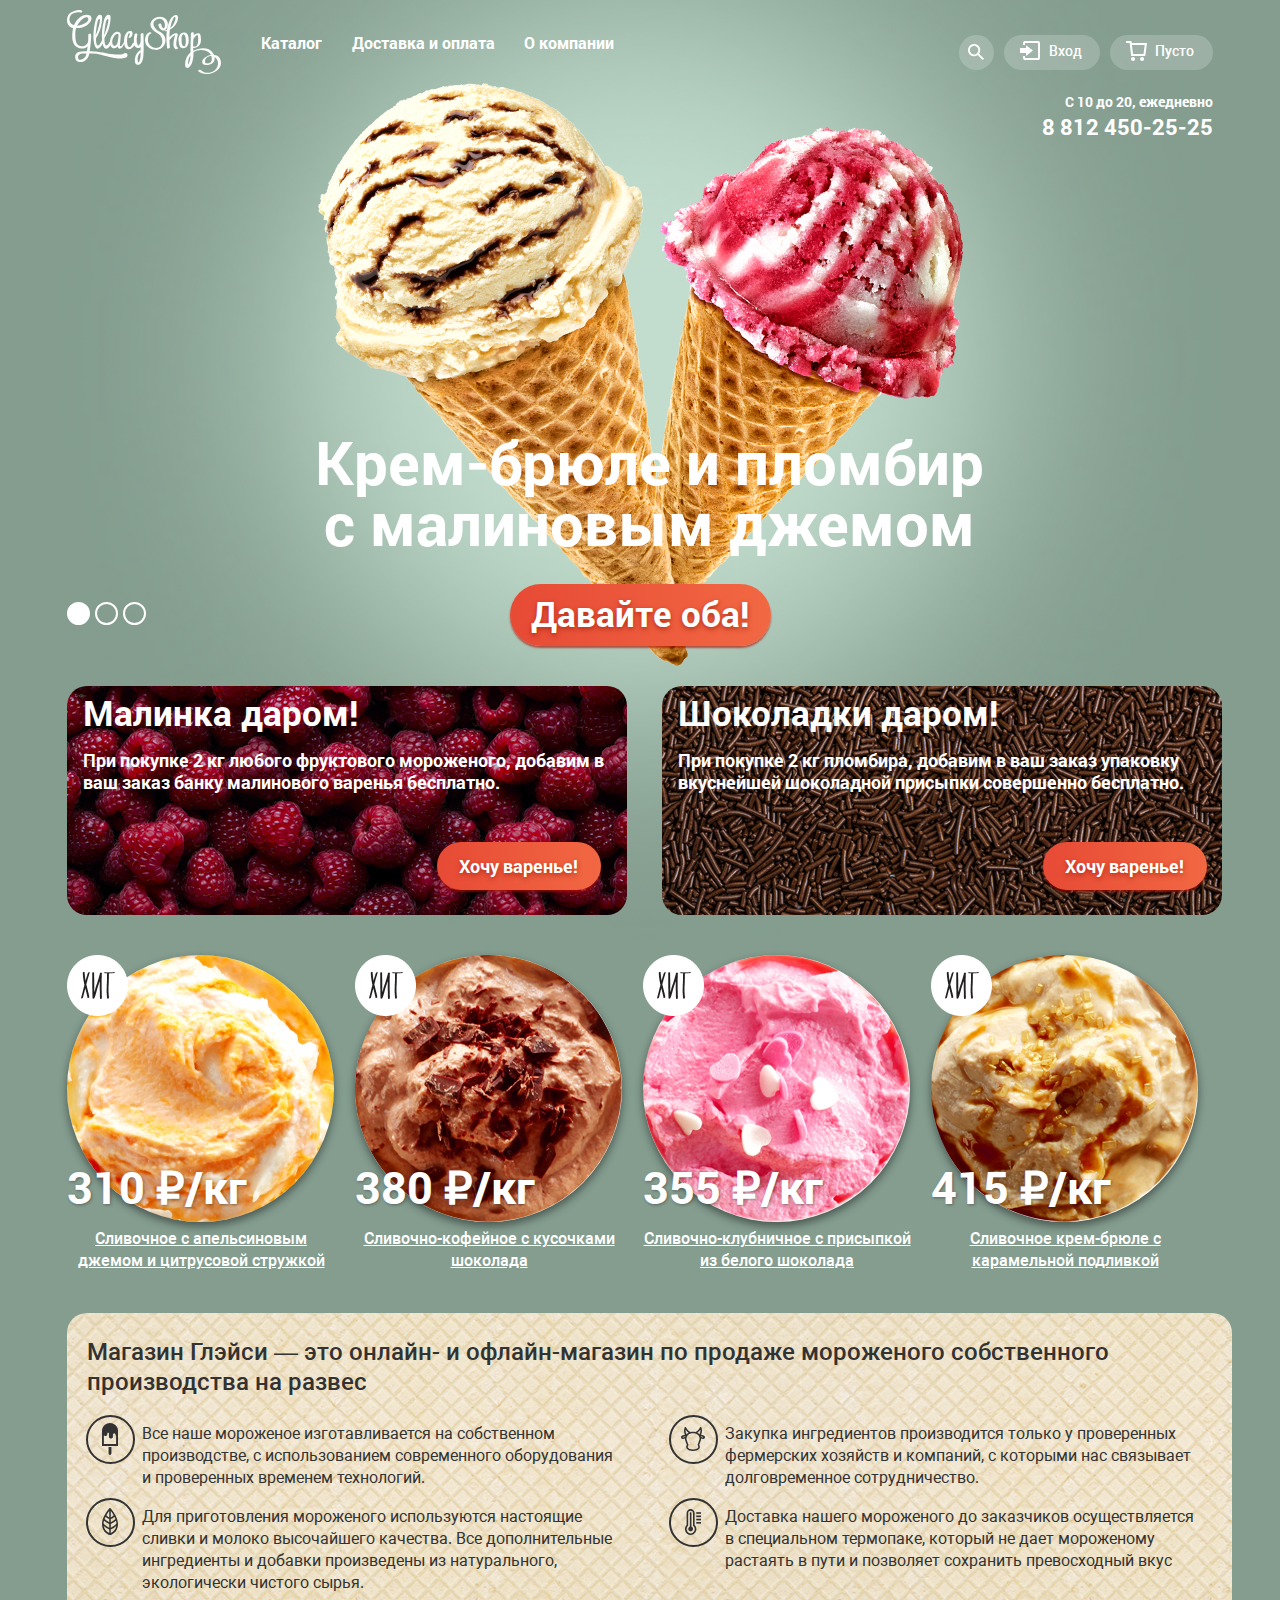
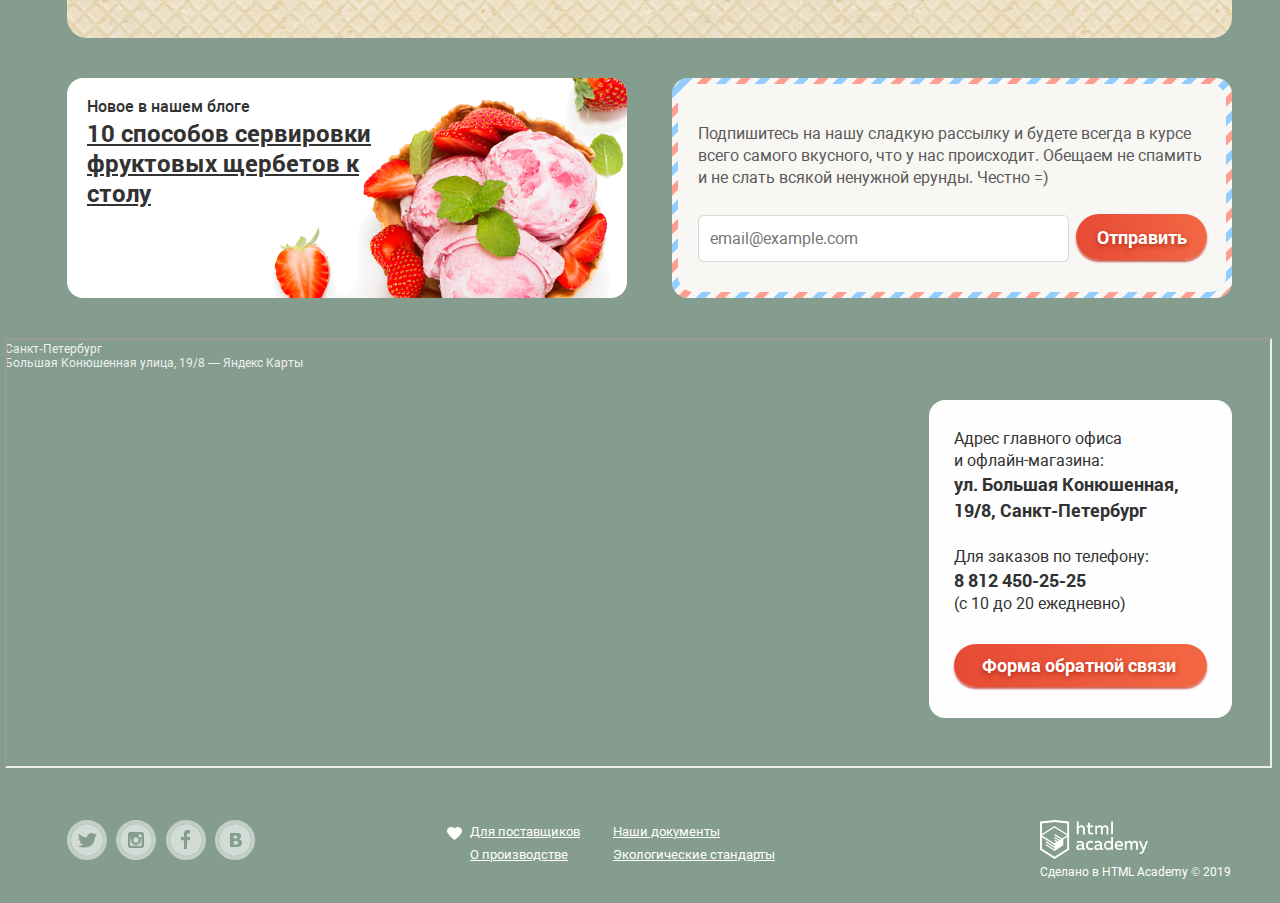
<file: index.html>
<!DOCTYPE html>
<html lang="ru">

    <head>
        <meta charset="UTF-8">
        <meta name="description" content="Магазин мороженого Gllacy">
        <meta name="keywords" content="shop, online-shop, delivery, icecream, sweet">
        <meta name="author" content="Angelina">
        <title>Gllacy</title>
        <link rel="stylesheet" href="css\normalize.css">
        <link rel="stylesheet" href="css\indexstyle.css">
        <link rel="icon" href="img\favicon\icon.svg">
    </head>

    <body class="page-body page-wrapper-1">
        <header class="main-header">
            <div class="header-wrapper">
                <div class="logo">
                    <a href="index.html">
                        <img src="img\index\logo.svg"  width="154" height="64" alt="Gllacy logo">
                    </a>
                </div>
                <div class="main-nav-wrap">
                    <ul class="main-nav-list list">
                        <li class="main-nav-item menu-wrap">
                            <a href="catalog.html">Каталог</a>
                            <ul class="menu-list list">
                                <li class="menu-item menu-news">
                                    <a class="menu-link menu-news-link " href="#">Новинки</a>
                                </li>
                                <li class="menu-horizontal-line"></li>

                                <li class="menu-item">
                                    <a class="menu-link" href="catalog.html">Сливочное</a>
                                </li>
                                <li class="menu-item">
                                    <a class="menu-link" href="#">Щербеты</a>
                                </li>
                                <li class="menu-item">
                                    <a class="menu-link" href="#">Фруктовый лед</a>
                                </li>
                                <li class="menu-item">
                                    <a class="menu-link" href="#">Мелорин</a>
                                </li>
                            </ul>
                        </li>
                        <li class="main-nav-item">
                            <a href="#">Доставка и оплата</a>
                        </li>
                        <li class="main-nav-item">
                            <a href="#">О компании</a>
                        </li>
                    </ul>
                </div>
                <div class="user-nav">
                    <div class="search-wrap">
                        <a class="search-link" href="#">
                            <svg
                                    class="search-icon"
                                    width="16"
                                    height="16"
                                    viewbox="0 0 16 16"
                                    xmlns="http://www.w3.org/2000/svg">
                                    <path
                                        d="M16 14.6652L11.0785 9.73294C11.9827 8.48188 12.3826 6.93501 12.1984 5.40134C12.0141 3.86767 11.2594 2.4601 10.0848 1.45982C8.91022 0.45954 7.40233 -0.0598191 5.86234 0.00548954C4.32234 0.0707982 2.86363 0.715967 1.77757 1.81212C0.691516 2.90827 0.0580813 4.3747 0.0038002 5.91849C-0.050481 7.46228 0.478388 8.96976 1.48476 10.1398C2.49113 11.3098 3.90092 12.0563 5.43251 12.2301C6.96409 12.4039 8.50472 11.9922 9.74663 11.0772L14.6586 16L16 14.6652ZM6.08152 10.3767C5.24079 10.3767 4.41895 10.1268 3.71991 9.65874C3.02087 9.19063 2.47604 8.5253 2.15431 7.74687C1.83258 6.96844 1.7484 6.11188 1.91241 5.28551C2.07643 4.45913 2.48128 3.70006 3.07576 3.10427C3.67024 2.50849 4.42766 2.10276 5.25223 1.93838C6.0768 1.77401 6.93149 1.85837 7.70822 2.1808C8.48495 2.50324 9.14883 3.04927 9.61591 3.74983C10.083 4.4504 10.3323 5.27404 10.3323 6.11661C10.3298 7.24568 9.88115 8.3278 9.08451 9.12618C8.28788 9.92456 7.20813 10.3742 6.08152 10.3767Z"/>
                                </svg>
                        </a>
                        <div class="search-form-wrap">
                            <h2 class="visually-hidden">Searching</h2>
                            <form class="search-form">
                                <input 
                                    class="search-input" 
                                    name="search"
                                    placeholder="Крем-брюле"
                                    aria-label="Поиск"
                                    autofocus>
                            </form>
                        </div>
                    </div>
                    <div class="autorization-wrap">
                        <a class="autorization-link" href="#">
                            <svg
                            class="autorization-icon"
                            width="20"
                            height="19"
                            viewbox="0 0 20 19"
                            xmlns="http://www.w3.org/2000/svg">
                            <path d="M6.04 14.88L12.96 9.5L6.04 4.13V7.04H0V11.96H6.04V14.88Z"/>
                            <path
                                d="M18 0H5C4.46957 0 3.96086 0.210714 3.58579 0.585786C3.21071 0.960859 3 1.46957 3 2V4H5V2H18V17H5V15H3V17C3 17.5304 3.21071 18.0391 3.58579 18.4142C3.96086 18.7893 4.46957 19 5 19H18C18.5304 19 19.0391 18.7893 19.4142 18.4142C19.7893 18.0391 20 17.5304 20 17V2C20 1.46957 19.7893 0.960859 19.4142 0.585786C19.0391 0.210714 18.5304 0 18 0Z"/>
                            </svg>
                            Вход
                        </a>
                        <div class="autorization-form-wrap">
                            <h2 class="visually-hidden">Autorization</h2>
                            <form class="autorization-form">
                                <input 
                                    class="autorization-login-input"
                                    type="email"
                                    name="login"
                                    placeholder="email@example.com"
                                    aria-label="Логин"
                                >
                                <input
                                    class="autorization-password-input"
                                    type="password"
                                    name="password"
                                    placeholder="******"
                                    aria-label="Пароль"
                                    >
                            </form>
                            <div class="autorization-buttons">
                                <button type="submit" class="autorization-button button">Войти</button>
                                <div class="autorization-links">
                                    <a class="autorization-reminder" href="#">Забыли пароль?</a>
                                    <a class="autorization-new" href="#">Новая регистрация</a>
                                </div>
                            </div>
                        </div>
                    </div>
                    <div class="basket-wrap">
                        <a class="basket-link" href="#">
                            <svg
                            class="basket-icon"
                            width="21"
                            height="20"
                            viewbox="0 0 21 20"
                            xmlns="http://www.w3.org/2000/svg">
                            <path
                                fill-rule="evenodd"
                                d="M5.70345 2L5.46161 0H0V2H3.66795L5.17946 15H19.2869L21 2H5.70345ZM17.5034 13H6.97313L5.96545 4H18.6924L17.5034 13Z"/>
                            <path
                                d="M7.03359 20C8.14664 20 9.04894 19.1046 9.04894 18C9.04894 16.8954 8.14664 16 7.03359 16C5.92054 16 5.01823 16.8954 5.01823 18C5.01823 19.1046 5.92054 20 7.03359 20Z"/>
                            <path
                                d="M16.1027 20C17.2157 20 18.118 19.1046 18.118 18C18.118 16.8954 17.2157 16 16.1027 16C14.9896 16 14.0873 16.8954 14.0873 18C14.0873 19.1046 14.9896 20 16.1027 20Z"/>
                            </svg>
                            Пусто
                        </a>
                    </div>
                </div>
            </div>
            <div class="working_info">
                <p class="working_hours">С 10 до 20, ежедневно</p>
                <p class="working_phone">8 812 450-25-25</p>
            </div>
        </header>

        <main class="index-wrapper wrapper">
            <section class="slider-section">
                <h1 class="visually-hidden">Интернет-магазин мороженого "Глэйси"</h1>
                <div class="slider slider-1 slider-current">
                    <p>Крем-брюле и пломбир<br>с малиновым джемом</p>
                    <a href="#" class="button slider-button">Давайте оба!</a>
                </div>
                <div class="slider slider-2">
                    <p>Шоколадный пломбир<br>и лимонный сорбет </p>
                    <a href="#" class="button slider-button">Давайте оба!</a>
                </div>
                <div class="slider slider-3">
                    <p>Пломбир с помадкой<br>и клубничный щербет</p>
                    <a href="#" class="button slider-button">Давайте оба!</a>
                </div>
                <div class="slider-controls">
                    <button class="current slider-controls-button" type="button" aria-label="Первый слайд"
                        onclick="changeSlide(1)"></button>
                    <button class="slider-controls-button" type="button" aria-label="Второй слайд" onclick="changeSlide(2)"></button>
                    <button class="slider-controls-button" type="button" aria-label="Третий слайд" onclick="changeSlide(3)"></button>
                </div>
            </section>
            <section class="promo-section">
                <article class="raspberry">
                    <p class="promo-title">
                        Малинка даром!
                    </p>
                    <p class="promo-text">
                        При покупке 2 кг любого фруктового мороженого, добавим в ваш заказ банку малинового варенья бесплатно.
                    </p>
                    <a href="#" class="button promo-button raspberry-button">Хочу варенье!</a>
                </article>
                <article class="chocolate">
                    <p class="promo-title">
                        Шоколадки даром!
                    </p>
                    <p class="promo-text">
                        При покупке 2 кг пломбира, добавим в ваш заказ упаковку вкуснейшей шоколадной присыпки совершенно бесплатно.
                    </p>
                    <a href="#" class="button promo-button chocolate-button">Хочу варенье!</a>
                </article>
            </section>
            <section class="hit-section">
                <article class="hit-wrapper">
                    <div class="hit-figure">
                        <a href="#">
                            <div class="hit-icon">
                                <img src="img\index\icon_hit.png" width="61" height="61" alt="Hit icon">
                            </div>
                            <div class="hit-img">
                                <img src="img\index\hit_1.jpg" width="267" height="267" alt="Orange jam and slices">
                            </div>
                            <div class="hit-price-wrap">
                                <p class="hit-price-item">310 ₽/кг</p>
                            </div>
                            <div class="hit-link">
                                <a href="#">Сливочное с апельсиновым джемом и цитрусовой стружкой</a>
                            </div>
                        </a>
                    </div>
                    <div class="hit-button-wrapper">
                        <button class="button hit-button">Быстрый просмотр</button>
                    </div>
                </article>
                <article class="hit-wrapper">
                    <a href="#">
                        <div class="hit-icon">
                            <img src="img\index\icon_hit.png" width="61" height="61" alt="Hit icon">
                        </div>
                        <div class="hit-img">
                            <img src="img\index\hit_2.jpg" width="267" height="267" alt="Orange jam and slices">
                        </div>
                        <div class="hit-price-wrap">
                            <p class="hit-price-item">380 ₽/кг</p>
                        </div>
                        <div class="hit-link">
                            <a href="#">Сливочно-кофейное с кусочками шоколада</a>
                        </div>
                        <div class="hit-button-wrapper">
                            <button class="button hit-button">Быстрый просмотр</button>
                        </div>
                    </a>
                </article>
                <article class="hit-wrapper">
                    <a href="#">
                        <div class="hit-icon">
                            <img src="img\index\icon_hit.png" width="61" height="61" alt="Hit icon">
                        </div>
                        <div class="hit-img">
                            <img src="img\index\hit_3.jpg" width="267" height="267" alt="Orange jam and slices">
                        </div>
                        <div class="hit-price-wrap">
                            <p class="hit-price-item" >355 ₽/кг</p>
                        </div>
                        <div class="hit-link">
                            <a href="#">Сливочно-клубничное с присыпкой из белого шоколада</a>
                        </div>
                        <div class="hit-button-wrapper">
                            <button class="button hit-button">Быстрый просмотр</button>
                        </div>
                    </a>
                </article>
                <article class="hit-wrapper">
                    <a href="#">
                        <div class="hit-icon">
                            <img src="img\index\icon_hit.png" width="61" height="61" alt="Hit icon">
                        </div>
                        <div class="hit-img">
                            <img src="img\index\hit_4.jpg" width="267" height="267" alt="Orange jam and slices">
                        </div>
                        <div class="hit-price-wrap">
                            <p class="hit-price-item">415 ₽/кг</p>
                        </div>
                        <div class="hit-link">
                            <a href="#">Сливочное крем-брюле с карамельной подливкой</a>
                        </div>
                        <div class="hit-button-wrapper">
                            <button class="button hit-button">Быстрый просмотр</button>
                        </div>
                    </a>
                </article>
            </section>
            <section class="features-wrapper">
                <div class="features-title">
                    <h3>Магазин Глэйси — это онлайн- и офлайн-магазин по продаже мороженого собственного производства на развес</h3>
                </div>
                <div class="features-list">
                    <div class="features-item-container">
                        <div class="features-item">
                                <p class="features-text">Все наше мороженое изготавливается на собственном производстве, с использованием современного оборудования и проверенных временем технологий.</p>
                                <span class="icon-border"></span>
                                <img class="features-icon-icecream" src="img\index\icon_ice_cream.svg" width="16" height="32" alt="icecream icon">
                        </div>
                        <div class="features-item">
                            <p class="features-text">Для приготовления мороженого используются настоящие сливки и молоко высочайшего качества. Все дополнительные ингредиенты и добавки произведены из натурального, экологически чистого сырья.</p>
                            <span class="icon-border"></span>
                            <img class="features-icon-leaf" src="img\index\icon_leaf.svg" width="16" height="27" alt="leag icon">
                        </div>
                    </div>
                    <div class="features-item-container">
                        <div class="features-item">
                            <p class="features-text">Закупка ингредиентов  производится только у проверенных фермерских хозяйств и компаний, с которыми нас связывает долговременное сотрудничество.</p>
                            <span class="icon-border"></span>
                            <img class="features-icon-cow" src="img\index\icon_cow.svg" width="24" height="24" alt="cow icon">
                        </div>
                        <div class="features-item">
                            <p class="features-text">Доставка нашего мороженого до заказчиков осуществляется в специальном термопаке, который не дает мороженому растаять в пути и позволяет сохранить превосходный вкус</p>
                            <span class="icon-border"></span>
                            <img class="features-icon-thermo" src="img\index\icon_thermometer.svg" width="16" height="26">
                        </div>
                    </div>
                </div>
            </section>
            <section class="seo-section">
                <article class="blog-wrapper">
                    <p>Новое в нашем блоге</p>
                    <a href="#" class="blog-link">10 способов сервировки <br> фруктовых щербетов к <br> столу</a>
                </article>
                <article class="postal-wrapper">
                    <div class="postal-container">
                        <p>Подпишитесь на нашу сладкую рассылку и будете всегда в курсе всего самого вкусного, что у нас происходит. Обещаем
                            не спамить и не слать всякой ненужной ерунды. Честно =) </p>
                        <form class="postal-form" action="#" method="post">
                            <input type="email" name="email" placeholder="email@example.com" aria-label="Почтовый адрес (email)">
                            <button class="button postal-button" type="submit">Отправить</button>
                        </form>
                    </div>
                </article>
            </section>
            <section class="map-section">
                <h2 class="visually-hidden">Как до нас добраться</h2>
                <div class="map-wrapper wrap">
                    <div class="contacts-container">
                        <p class="contacts-address">Адрес главного офиса<br>
                            и офлайн-магазина:<br>
                            <span class="contacts-text">ул. Большая Конюшенная,<br>
                                19/8, Санкт-Петербург</span>
                        <p class="contacts-working-phone">Для заказов по телефону:<br>
                            <a class="contacts-text" href="tel:+78124502525">8 812 450-25-25</a><br>
                            (c 10 до 20 ежедневно)
                        </p>
                        <a class="button contacts-feedback-button" href="#">Форма обратной связи</a>
                    </div>
                </div>
                <div class="map-yandex-wrapper">
                    <div style="position:relative;overflow:visible;"><a href="https://yandex.ru/maps/2/saint-petersburg/?utm_medium=mapframe&utm_source=maps" style="color:#eee;font-size:12px;position:absolute;top:0px;">Санкт‑Петербург</a><a href="https://yandex.ru/maps/2/saint-petersburg/house/bolshaya_konyushennaya_ulitsa_19_8/Z0kYdQVjSEQPQFtjfXVyeXpgYQ==/?ll=30.323117%2C59.938635&utm_medium=mapframe&utm_source=maps&z=16.56" style="color:#eee;font-size:12px;position:absolute;top:14px;">Большая Конюшенная улица, 19/8 — Яндекс Карты</a><iframe src="https://yandex.ru/map-widget/v1/-/CCUNYZfDLB" width="1266.5" height="430" frameborder="1" allowfullscreen="true" style="position:relative;"></iframe></div>
                </div>
            </section>
        </main>

        <footer class="footer index-footer">
            <section class="contacts-section">
                <div class="contacts-item">
                    <a class="contacts-link">
                        <svg width="32" height="32" viewBox="0 0 32 32" xmlns="http://www.w3.org/2000/svg">
                            <path
                                d="M16 0C12.8355 0 9.74207 0.938384 7.11088 2.69649C4.4797 4.45459 2.42894 6.95345 1.21793 9.87706C0.0069325 12.8007 -0.309921 16.0177 0.307443 19.1214C0.924806 22.2251 2.44866 25.0761 4.6863 27.3137C6.92394 29.5513 9.77487 31.0752 12.8786 31.6926C15.9823 32.3099 19.1993 31.9931 22.1229 30.7821C25.0466 29.5711 27.5454 27.5203 29.3035 24.8891C31.0616 22.2579 32 19.1645 32 16C32 11.7565 30.3143 7.68687 27.3137 4.68629C24.3131 1.68571 20.2435 0 16 0ZM23.94 12.81C23.69 19.33 20.48 23.64 12.94 23.51H12.46C12.01 23.51 7.91001 23.07 7.11001 21.69C8.8989 21.9555 10.7228 21.5494 12.23 20.55C11.18 20.26 9.31001 20.09 8.98001 17.7C9.39279 17.8642 9.84415 17.9058 10.28 17.82C9.00001 17 7.53001 16.3 7.61001 14.17C8.02796 14.4893 8.54454 14.652 9.07001 14.63C8.30001 14.4 6.92001 11.39 8.07001 9.85C10.07 11.64 12.14 13.33 15.87 13.49C16.1 11.28 17.11 9.79 19.04 9.17C19.7375 8.93332 20.4908 8.91568 21.1986 9.11946C21.9065 9.32323 22.5351 9.73867 23 10.31C23.74 10.08 24.45 9.84 25.19 9.62C25.1758 9.95711 25.0846 10.2865 24.9234 10.5829C24.7622 10.8793 24.5353 11.1349 24.26 11.33C24.5167 11.3601 24.7768 11.3336 25.0221 11.2524C25.2674 11.1712 25.492 11.0372 25.68 10.86C25.5628 11.2985 25.3443 11.7034 25.0421 12.0421C24.7399 12.3808 24.3624 12.6438 23.94 12.81Z"
                                fill-opacity="0.8" />
                        </svg>
                    </a>
                </div>
                <div class="contacts-item">
                    <a class="contacts-link">
                        <svg width="32" height="32" viewBox="0 0 32 32" xmlns="http://www.w3.org/2000/svg">
                            <g opacity="0.8">
                                <path
                                    d="M20.92 16C20.92 17.3155 20.3974 18.5771 19.4673 19.5072C18.5371 20.4374 17.2755 20.96 15.96 20.96C14.6445 20.96 13.3829 20.4374 12.4528 19.5072C11.5226 18.5771 11 17.3155 11 16C11.001 15.6158 11.048 15.233 11.14 14.86H10.24V21.7H21.64V14.86H20.74C20.8406 15.2325 20.901 15.6147 20.92 16Z"
                                    />
                                <path
                                    d="M16 18.66C16.5252 18.656 17.0375 18.4967 17.4723 18.202C17.9071 17.9073 18.245 17.4905 18.4432 17.0042C18.6415 16.5178 18.6913 15.9836 18.5864 15.4689C18.4816 14.9542 18.2266 14.4821 17.8539 14.1121C17.4811 13.7421 17.0071 13.4908 16.4916 13.3897C15.9762 13.2887 15.4424 13.3425 14.9575 13.5445C14.4726 13.7464 14.0584 14.0873 13.7669 14.5243C13.4755 14.9613 13.32 15.4748 13.32 16C13.3213 16.3506 13.3917 16.6976 13.5271 17.021C13.6625 17.3444 13.8602 17.638 14.1091 17.8851C14.358 18.1321 14.653 18.3276 14.9775 18.4606C15.3019 18.5936 15.6494 18.6613 16 18.66Z"
                                    />
                                <path d="M21.68 10.3H18.64V13.34H21.68V10.3Z" />
                                <path
                                    d="M16 0C12.8355 0 9.74207 0.938384 7.11088 2.69649C4.4797 4.45459 2.42894 6.95345 1.21793 9.87706C0.0069325 12.8007 -0.309921 16.0177 0.307443 19.1214C0.924806 22.2251 2.44866 25.0761 4.6863 27.3137C6.92394 29.5513 9.77487 31.0752 12.8786 31.6926C15.9823 32.3099 19.1993 31.9931 22.1229 30.7821C25.0466 29.5711 27.5454 27.5203 29.3035 24.8891C31.0616 22.2579 32 19.1645 32 16C32 11.7565 30.3143 7.68687 27.3137 4.68629C24.3131 1.68571 20.2435 0 16 0ZM24 21.7C24.0027 22.0045 23.9444 22.3064 23.8285 22.588C23.7127 22.8696 23.5416 23.1251 23.3253 23.3395C23.1091 23.5539 22.8521 23.7228 22.5695 23.8362C22.2869 23.9497 21.9845 24.0054 21.68 24H10.28C9.97928 23.9987 9.68175 23.9382 9.40442 23.8219C9.12709 23.7056 8.87537 23.5358 8.66366 23.3222C8.45194 23.1086 8.28436 22.8554 8.17049 22.5771C8.05662 22.2988 7.99869 22.0007 8.00001 21.7V10.3C7.99869 9.99927 8.05662 9.70123 8.17049 9.42289C8.28436 9.14455 8.45194 8.89137 8.66366 8.67779C8.87537 8.46422 9.12709 8.29443 9.40442 8.17814C9.68175 8.06184 9.97928 8.00131 10.28 8H21.67C21.9749 7.99467 22.2778 8.0503 22.561 8.16362C22.8441 8.27694 23.1017 8.44568 23.3188 8.65992C23.5358 8.87416 23.7079 9.12959 23.8249 9.41123C23.9418 9.69287 24.0014 9.99504 24 10.3V21.7Z"
                                    />
                            </g>
                        </svg>
                    </a>
                </div>
                <div class="contacts-item">
                    <a class="contacts-link">
                        <svg width="32" height="32" viewBox="0 0 32 32" xmlns="http://www.w3.org/2000/svg">
                            <path
                                d="M16 0C12.8355 0 9.74207 0.938384 7.11088 2.69649C4.4797 4.45459 2.42894 6.95345 1.21793 9.87706C0.0069325 12.8007 -0.309921 16.0177 0.307443 19.1214C0.924806 22.2251 2.44866 25.0761 4.6863 27.3137C6.92394 29.5513 9.77487 31.0752 12.8786 31.6926C15.9823 32.3099 19.1993 31.9931 22.1229 30.7821C25.0466 29.5711 27.5454 27.5203 29.3035 24.8891C31.0616 22.2579 32 19.1645 32 16C32 11.7565 30.3143 7.68687 27.3137 4.68629C24.3131 1.68571 20.2435 0 16 0ZM20.06 9.45H17V12.9H20V16.34H17V25H14V16.34H11V12.9H14V9.45C13.9449 8.59575 14.2291 7.75426 14.7908 7.1083C15.3525 6.46234 16.1464 6.06407 17 6H20V9.45H20.06Z"
                                fill-opacity="0.8" />
                        </svg>
                    </a>
                </div>
                <div class="contacts-item">
                    <a class="contacts-link">
                        <svg width="32" height="32" viewBox="0 0 32 32" xmlns="http://www.w3.org/2000/svg">
                            <path
                                d="M16.64 14.49C16.9652 14.4904 17.2875 14.4293 17.59 14.31C17.8645 14.2077 18.0922 14.0085 18.23 13.75C18.3343 13.4964 18.3854 13.2241 18.38 12.95C18.376 12.7057 18.3143 12.4659 18.2 12.25C18.0714 12.0066 17.8523 11.8235 17.59 11.74C17.2687 11.627 16.9306 11.5695 16.59 11.57H14.59V14.57H15.16C15.75 14.52 16.24 14.51 16.64 14.49Z"
                                fill-opacity="0.8" />
                            <path
                                d="M18.12 17.08C17.751 17.0101 17.3752 16.9832 17 17H14.61V20.5H17.06C17.4757 20.4953 17.8865 20.4104 18.27 20.25C18.591 20.1392 18.8632 19.9199 19.04 19.63C19.1865 19.3527 19.2621 19.0436 19.26 18.73C19.2753 18.3782 19.1848 18.0298 19 17.73C18.7922 17.4167 18.4806 17.1865 18.12 17.08Z"
                                fill-opacity="0.8" />
                            <path
                                d="M16 0C12.8355 0 9.74207 0.938384 7.11088 2.69649C4.4797 4.45459 2.42894 6.95345 1.21793 9.87706C0.0069325 12.8007 -0.309921 16.0177 0.307443 19.1214C0.924806 22.2251 2.44866 25.0761 4.6863 27.3137C6.92394 29.5513 9.77487 31.0752 12.8786 31.6926C15.9823 32.3099 19.1993 31.9931 22.1229 30.7821C25.0466 29.5711 27.5454 27.5203 29.3035 24.8891C31.0616 22.2579 32 19.1645 32 16C32 11.7565 30.3143 7.68687 27.3137 4.68629C24.3131 1.68571 20.2435 0 16 0ZM22.6 20.53C22.3376 21.056 21.9537 21.5119 21.48 21.86C20.9342 22.2714 20.3122 22.5705 19.65 22.74C18.8286 22.9383 17.9848 23.029 17.14 23.01H11V9H16.45C17.2781 8.9868 18.1063 9.02354 18.93 9.11C19.473 9.19401 19.9994 9.36273 20.49 9.61C20.9868 9.84615 21.4013 10.2258 21.68 10.7C21.9455 11.1728 22.0801 11.7079 22.07 12.25C22.0819 12.8916 21.8931 13.5209 21.53 14.05C21.1452 14.588 20.6142 15.0045 20 15.25V15.32C20.8272 15.4588 21.5898 15.8541 22.18 16.45C22.7295 17.0712 23.0163 17.8815 22.98 18.71C23.0043 19.3386 22.8738 19.9636 22.6 20.53Z"
                               fill-opacity="0.8" />
                        </svg>
                    </a>
                </div>
            </section>
            <section class="info-section">
                <div class="info-item">
                    <img class="heart-icon" src="img\index\heart.png" width="15" height="13" alt="heart icon">
                    <a href="#" class="info-link">Для поставщиков</a>
                </div>
                <div class="info-item">
                    <a href="#" class="info-link">Наши документы</a>
                </div>
                <div class="info-item">
                    <a href="#" class="info-link">О производстве</a>
                </div>
                <div class="info-item">
                    <a href="#" class="info-link">Экологические стандарты</a>
                </div>
            </section>
            <section class="academy-section">
                <a href="#" class="academy-logo">
                    <img src="img\index\logo_academy.svg" width="108" height="39" alt="logo academy">
                </a>
                <p class="academy-copy">
                    Сделано в HTML Academy © 2019
                </p>
            </section>
        </footer>

        <div class="feedback-modal-window">
            <section class="feedback-section">
                <h2 class="visually-hidden">Форма обратной связи</h2>
                <p class="feedback-header">Мы обязательно вам ответим!</p>
                <button class="feedback-exit-button" type="button" aria-label="Close the modal window">
                    <svg class="feedback-exit-icon" width="18" height="17" viewBox="0 0 18 17" xmlns="http://www.w3.org/2000/svg">
                        <path d="M17.4539 1.46L16.0399 0.046L8.9999 7.086L1.9599 0.046L0.545898 1.46L7.5859 8.5L0.545898 15.54L1.9599 16.954L8.9999 9.914L16.0399 16.954L17.4539 15.54L10.4139 8.5L17.4539 1.46Z" />
                    </svg>
                </button>
                <form class="feedback-form">
                    <input 
                        class="feedback-name-input"
                        name="name"
                        type="text"
                        placeholder="Имя Фамилия"
                        aria-label="Имя и фамилия">
                    <input 
                        class="feedback-email-input"
                        name="email"
                        type="email"
                        placeholder="email@example.com"
                        aria-label="Почтовый адрес">
                    <textarea 
                        class="feedback-textarea"
                        name="text"
                        placeholder="В свободной форме"
                        aria-label="Текст сообщения">
                    </textarea>
                    <button class="button feedback-submit-button" type="submit">Отправить</button>
                </form>
            </section>
        </div>

        <script src="js\myjs.js"></script>
    </body>
</html>
</file>
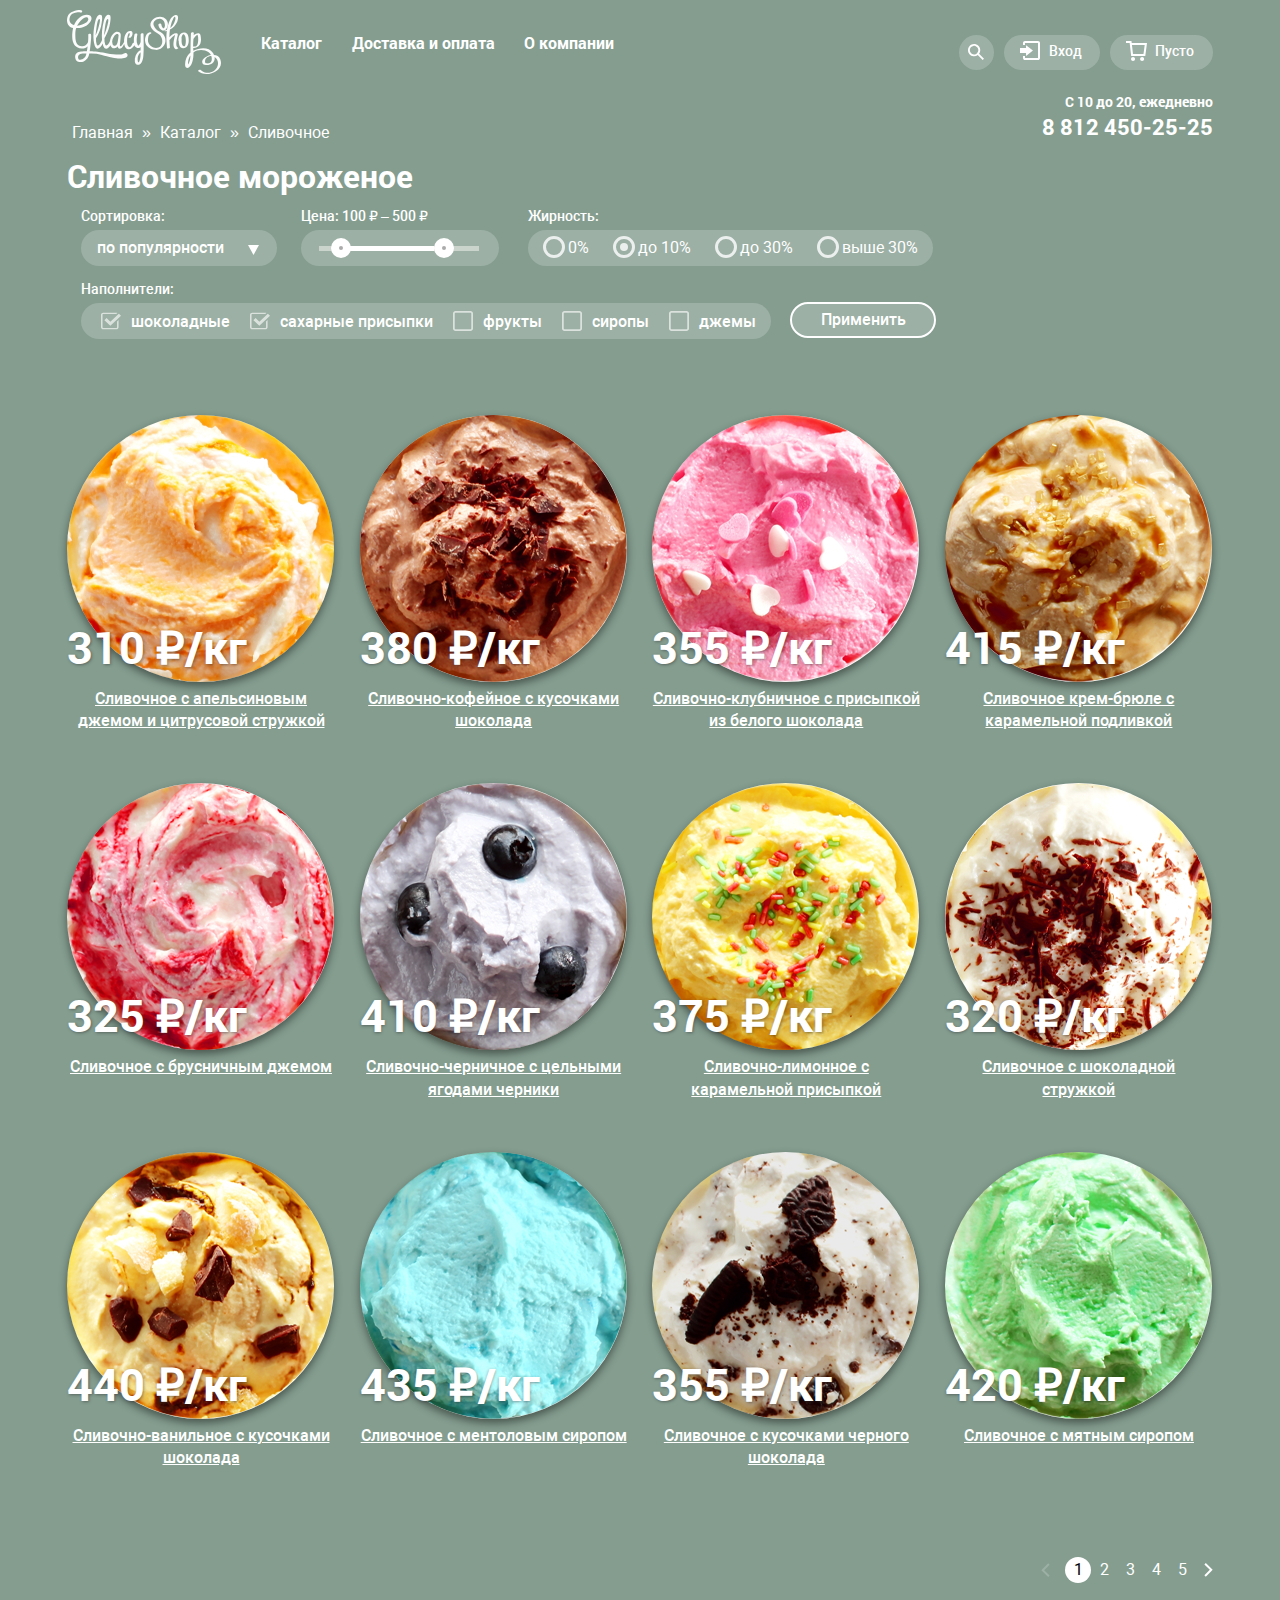
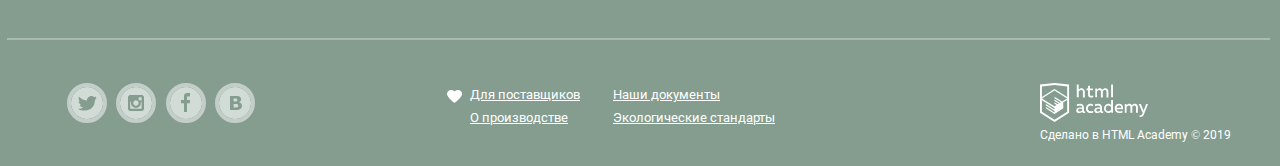
<file: catalog.html>
<!DOCTYPE html>
<html lang="ru">
    <head>
        <meta charset="UTF-8">
        <meta name="description" content="Магазин мороженого Gllacy">
        <meta name="keywords" content="shop, online-shop, delivery, icecream, sweet">
        <meta name="author" content="Angelina">
        <title>Gllacy</title>
        <link rel="stylesheet" href="css\normalize.css">
        <link rel="stylesheet" href="css\indexstyle.css">
        <link rel="stylesheet" href="css\catalogstyle.css">
        <link rel="icon" href="img\favicon\icon.svg">
    </head>

    <body class="page-body">
        <header class="main-header catalog-header">
            <div class="header-wrapper">
                <div class="logo">
                    <a href="index.html">
                        <img src="img\index\logo.svg"  width="154" height="64" alt="Gllacy logo">
                    </a>
                </div>
                <div class="main-nav-wrap">
                    <ul class="main-nav-list list">
                        <li class="main-nav-item menu-wrap">
                            <a href="catalog.html">Каталог</a>
                            <ul class="menu-list">
                                <li class="menu-item">
                                    <a class="menu-link menu-news-link " href="#">Новинки</a>
                                </li>
                                <li class="menu-horizontal-line"></li>

                                <li class="menu-item">
                                    <a class="menu-link" href="catalog.html">Сливочное</a>
                                </li>
                                <li class="menu-item">
                                    <a class="menu-link" href="#">Щербеты</a>
                                </li>
                                <li class="menu-item">
                                    <a class="menu-link" href="#">Фруктовый лед</a>
                                </li>
                                <li class="menu-item">
                                    <a class="menu-link" href="#">Мелорин</a>
                                </li>
                            </ul>
                        </li>
                        <li class="main-nav-item">
                            <a href="#">Доставка и оплата</a>
                        </li>
                        <li class="main-nav-item">
                            <a href="#">О компании</a>
                        </li>
                    </ul>
                </div>
                <div class="user-nav">
                    <div class="search-wrap">
                        <a class="search-link" href="#">
                            <svg
                                    class="search-icon"
                                    width="16"
                                    height="16"
                                    viewbox="0 0 16 16"
                                    xmlns="http://www.w3.org/2000/svg">
                                    <path
                                        d="M16 14.6652L11.0785 9.73294C11.9827 8.48188 12.3826 6.93501 12.1984 5.40134C12.0141 3.86767 11.2594 2.4601 10.0848 1.45982C8.91022 0.45954 7.40233 -0.0598191 5.86234 0.00548954C4.32234 0.0707982 2.86363 0.715967 1.77757 1.81212C0.691516 2.90827 0.0580813 4.3747 0.0038002 5.91849C-0.050481 7.46228 0.478388 8.96976 1.48476 10.1398C2.49113 11.3098 3.90092 12.0563 5.43251 12.2301C6.96409 12.4039 8.50472 11.9922 9.74663 11.0772L14.6586 16L16 14.6652ZM6.08152 10.3767C5.24079 10.3767 4.41895 10.1268 3.71991 9.65874C3.02087 9.19063 2.47604 8.5253 2.15431 7.74687C1.83258 6.96844 1.7484 6.11188 1.91241 5.28551C2.07643 4.45913 2.48128 3.70006 3.07576 3.10427C3.67024 2.50849 4.42766 2.10276 5.25223 1.93838C6.0768 1.77401 6.93149 1.85837 7.70822 2.1808C8.48495 2.50324 9.14883 3.04927 9.61591 3.74983C10.083 4.4504 10.3323 5.27404 10.3323 6.11661C10.3298 7.24568 9.88115 8.3278 9.08451 9.12618C8.28788 9.92456 7.20813 10.3742 6.08152 10.3767Z"/>
                                </svg>
                        </a>
                        <div class="search-form-wrap">
                            <h2 class="visually-hidden">Searching</h2>
                            <form class="search-form">
                                <input 
                                    class="search-input" 
                                    name="search"
                                    placeholder="Крем-брюле"
                                    aria-label="Поиск"
                                    autofocus>
                            </form>
                        </div>
                    </div>
                    <div class="autorization-wrap">
                        <a class="autorization-link" href="#">
                            <svg
                            class="autorization-icon"
                            width="20"
                            height="19"
                            viewbox="0 0 20 19"
                            xmlns="http://www.w3.org/2000/svg">
                            <path d="M6.04 14.88L12.96 9.5L6.04 4.13V7.04H0V11.96H6.04V14.88Z"/>
                            <path
                                d="M18 0H5C4.46957 0 3.96086 0.210714 3.58579 0.585786C3.21071 0.960859 3 1.46957 3 2V4H5V2H18V17H5V15H3V17C3 17.5304 3.21071 18.0391 3.58579 18.4142C3.96086 18.7893 4.46957 19 5 19H18C18.5304 19 19.0391 18.7893 19.4142 18.4142C19.7893 18.0391 20 17.5304 20 17V2C20 1.46957 19.7893 0.960859 19.4142 0.585786C19.0391 0.210714 18.5304 0 18 0Z"/>
                            </svg>
                            Вход
                        </a>
                        <div class="autorization-form-wrap">
                            <h2 class="visually-hidden">Autorization</h2>
                            <form class="autorization-form">
                                <input 
                                    class="autorization-login-input"
                                    type="email"
                                    name="login"
                                    placeholder="email@example.com"
                                    aria-label="Логин"
                                >
                                <input
                                    class="autorization-password-input"
                                    type="password"
                                    name="password"
                                    placeholder="******"
                                    aria-label="Пароль"
                                    >
                            </form>
                            <div class="autorization-buttons">
                                <button type="submit" class="autorization-button button">Войти</button>
                                <div class="autorization-links">
                                    <a class="autorization-reminder" href="#">Забыли пароль?</a>
                                    <a class="autorization-new" href="#">Новая регистрация</a>
                                </div>
                            </div>
                        </div>
                    </div>
                    <div class="basket-wrap">
                        <a class="basket-link" href="#">
                            <svg
                            class="basket-icon"
                            width="21"
                            height="20"
                            viewbox="0 0 21 20"
                            xmlns="http://www.w3.org/2000/svg">
                            <path
                                fill-rule="evenodd"
                                d="M5.70345 2L5.46161 0H0V2H3.66795L5.17946 15H19.2869L21 2H5.70345ZM17.5034 13H6.97313L5.96545 4H18.6924L17.5034 13Z"/>
                            <path
                                d="M7.03359 20C8.14664 20 9.04894 19.1046 9.04894 18C9.04894 16.8954 8.14664 16 7.03359 16C5.92054 16 5.01823 16.8954 5.01823 18C5.01823 19.1046 5.92054 20 7.03359 20Z"/>
                            <path
                                d="M16.1027 20C17.2157 20 18.118 19.1046 18.118 18C18.118 16.8954 17.2157 16 16.1027 16C14.9896 16 14.0873 16.8954 14.0873 18C14.0873 19.1046 14.9896 20 16.1027 20Z"/>
                            </svg>
                            Пусто
                        </a>
                    </div>
                </div>
            </div>
            <div class="working_info">
                <p class="working_hours">С 10 до 20, ежедневно</p>
                <p class="working_phone">8 812 450-25-25</p>
            </div>
            <div class="breadcrumps-wrapper">
                <ul class="breadcrumps-list list">
                    <li class="breadcrumps-item">
                        <a href="index.html">Главная</a>
                    </li>
                    <li class="breadcrumps-item">
                        <a href="catalog.html">Каталог</a>
                    </li>
                    <li class="breadcrumps-item">
                        <a href="#">Сливочное</a>
                    </li>
                </ul>
            </div>
            <div class="header-catalog-title">
                <h1>Сливочное мороженое</h1>
            </div>
        </header>

        <main class="catalog-wrapper wrapper">
            <section class="catalog-filter-section">
                <h2 class="visually-hidden">Фильтр товаров</h2>
                <fieldset class="catalog-filter-wrapper sorting-wrapper">
                    <legend>Сортировка:</legend>
                    <select class="sorting-form">
                        <option>по популярности</option>
                        <option>по цене</option>
                        <option>по жирности</option>
                    </select>
                    <svg class="sort-arrow-icon" width="11" height="10" viewbox="0 0 11 10" xmlns="http://www.w3.org/2000/svg">
                        <path d="M5.5 10L0 0H11" />
                    </svg>
                </fieldset>
                <fieldset class="catalog-filter-wrapper price-wrapper">
                    <legend>Цена:
                        <span class="min-price">100</span>
                        &#8381; &#8211;
                        <span class="max-price">500</span>
                        &#8381;
                    </legend>
                    <div class="price-range-controls">
                        <div class="price-scale">
                            <div class="scale-bar"></div>
                        </div>
                        <div tabindex="0" class="toggle toggle-min"></div>
                        <div tabindex="0" class="toggle toggle-max"></div>
                    </div>
                </fieldset>
                <fieldset class="catalog-filter-wrapper fat-wrapper">
                    <legend>Жирность:</legend>
                    <ul class="fat-list list">
                        <li class="fat-item">
                            <input class="visually-hidden fat-radio" type="radio" name="fat" value="0%" id="0">
                            <label class="fat-label" for="0">0%</label>
                        </li>
                        <li class="fat-item">
                            <input class="visually-hidden fat-radio" type="radio" name="fat" value="under10%" id="10" checked>
                            <label class="fat-label" for="10">до 10%</label>
                        </li>
                        <li class="fat-item">
                            <input class="visually-hidden fat-radio" type="radio" name="fat" value="under30%" id="30">
                            <label class="fat-label" for="30">до 30%</label>
                        </li>
                        <li class="fat-item">
                            <input class="visually-hidden fat-radio" type="radio" name="fat" value="from30%" id="30+">
                            <label class="fat-label" for="30+">выше 30%</label>
                        </li>
                    </ul>
                </fieldset>
                <fieldset class="catalog-filter-wrapper filler-wrapper">
                    <legend>Наполнители:</legend>
                    <ul class="filler-list list">
                        <li class="filler-item">
                            <label class="filler-label" for="filler-choco">
                            <input class="visually-hidden filler-radio" type="checkbox" name="choco" id="filler-choco" checked>
                            <svg class="filler-check-on" width="24" height="20" viewBox="0 0 24 20" fill="none" xmlns="http://www.w3.org/2000/svg">
                                <path d="M6.68552 6.51304L4.09018 8.96522L11.2251 15.7391L17.6125 9.68261L24 3.62609L21.4047 1.16522L11.2251 10.8174L6.68552 6.51304Z" fill="white" fill-opacity="0.8"/>
                                <path d="M19.2587 17.3913C19.2587 17.6219 19.1621 17.8431 18.9901 18.0062C18.8181 18.1693 18.5848 18.2609 18.3416 18.2609H2.75124C2.50802 18.2609 2.27475 18.1693 2.10277 18.0062C1.93078 17.8431 1.83416 17.6219 1.83416 17.3913V2.6087C1.83416 2.37807 1.93078 2.1569 2.10277 1.99382C2.27475 1.83074 2.50802 1.73913 2.75124 1.73913H18.2591L19.7081 0.356522C19.2932 0.126574 18.8221 0.00365521 18.3416 0H2.75124C2.02157 0 1.32178 0.274844 0.80582 0.764069C0.289862 1.25329 0 1.91683 0 2.6087V17.3913C0 18.0832 0.289862 18.7467 0.80582 19.2359C1.32178 19.7252 2.02157 20 2.75124 20H18.3416C19.0713 20 19.7711 19.7252 20.287 19.2359C20.803 18.7467 21.0929 18.0832 21.0929 17.3913V8.84348L19.2587 10.5826V17.3913Z" fill="white" fill-opacity="0.8"/>
                            </svg>
                            <svg class="filler-check-off" width="20" height="20" viewBox="0 0 20 20" fill="none" xmlns="http://www.w3.org/2000/svg">
                                <path d="M17.3913 1.73913C17.6219 1.73913 17.8431 1.83074 18.0062 1.99382C18.1693 2.1569 18.2609 2.37807 18.2609 2.6087V17.3913C18.2609 17.6219 18.1693 17.8431 18.0062 18.0062C17.8431 18.1693 17.6219 18.2609 17.3913 18.2609H2.6087C2.37807 18.2609 2.1569 18.1693 1.99382 18.0062C1.83074 17.8431 1.73913 17.6219 1.73913 17.3913V2.6087C1.73913 2.37807 1.83074 2.1569 1.99382 1.99382C2.1569 1.83074 2.37807 1.73913 2.6087 1.73913H17.3913ZM17.3913 0H2.6087C1.91683 0 1.25329 0.274844 0.764069 0.764069C0.274844 1.25329 0 1.91683 0 2.6087L0 17.3913C0 18.0832 0.274844 18.7467 0.764069 19.2359C1.25329 19.7252 1.91683 20 2.6087 20H17.3913C18.0832 20 18.7467 19.7252 19.2359 19.2359C19.7252 18.7467 20 18.0832 20 17.3913V2.6087C20 1.91683 19.7252 1.25329 19.2359 0.764069C18.7467 0.274844 18.0832 0 17.3913 0V0Z" fill="white" fill-opacity="0.8"/>
                            </svg>
                            <span class="filler-text">шоколадные</span>
                            </label>
                        </li>
                        <li class="filler-item">
                            <label class="filler-label" for="filler-shugar">
                                <input class="visually-hidden filler-radio" type="checkbox" name="sugar" id="filler-shugar" checked>
                            <svg class="filler-check-on" width="24" height="20" viewBox="0 0 24 20" fill="none" xmlns="http://www.w3.org/2000/svg">
                                <path d="M6.68552 6.51304L4.09018 8.96522L11.2251 15.7391L17.6125 9.68261L24 3.62609L21.4047 1.16522L11.2251 10.8174L6.68552 6.51304Z" fill="white" fill-opacity="0.8"/>
                                <path d="M19.2587 17.3913C19.2587 17.6219 19.1621 17.8431 18.9901 18.0062C18.8181 18.1693 18.5848 18.2609 18.3416 18.2609H2.75124C2.50802 18.2609 2.27475 18.1693 2.10277 18.0062C1.93078 17.8431 1.83416 17.6219 1.83416 17.3913V2.6087C1.83416 2.37807 1.93078 2.1569 2.10277 1.99382C2.27475 1.83074 2.50802 1.73913 2.75124 1.73913H18.2591L19.7081 0.356522C19.2932 0.126574 18.8221 0.00365521 18.3416 0H2.75124C2.02157 0 1.32178 0.274844 0.80582 0.764069C0.289862 1.25329 0 1.91683 0 2.6087V17.3913C0 18.0832 0.289862 18.7467 0.80582 19.2359C1.32178 19.7252 2.02157 20 2.75124 20H18.3416C19.0713 20 19.7711 19.7252 20.287 19.2359C20.803 18.7467 21.0929 18.0832 21.0929 17.3913V8.84348L19.2587 10.5826V17.3913Z" fill="white" fill-opacity="0.8"/>
                            </svg>
                            <svg class="filler-check-off" width="20" height="20" viewBox="0 0 20 20" fill="none" xmlns="http://www.w3.org/2000/svg">
                                <path d="M17.3913 1.73913C17.6219 1.73913 17.8431 1.83074 18.0062 1.99382C18.1693 2.1569 18.2609 2.37807 18.2609 2.6087V17.3913C18.2609 17.6219 18.1693 17.8431 18.0062 18.0062C17.8431 18.1693 17.6219 18.2609 17.3913 18.2609H2.6087C2.37807 18.2609 2.1569 18.1693 1.99382 18.0062C1.83074 17.8431 1.73913 17.6219 1.73913 17.3913V2.6087C1.73913 2.37807 1.83074 2.1569 1.99382 1.99382C2.1569 1.83074 2.37807 1.73913 2.6087 1.73913H17.3913ZM17.3913 0H2.6087C1.91683 0 1.25329 0.274844 0.764069 0.764069C0.274844 1.25329 0 1.91683 0 2.6087L0 17.3913C0 18.0832 0.274844 18.7467 0.764069 19.2359C1.25329 19.7252 1.91683 20 2.6087 20H17.3913C18.0832 20 18.7467 19.7252 19.2359 19.2359C19.7252 18.7467 20 18.0832 20 17.3913V2.6087C20 1.91683 19.7252 1.25329 19.2359 0.764069C18.7467 0.274844 18.0832 0 17.3913 0V0Z" fill="white" fill-opacity="0.8"/>
                            </svg>
                            <span class="filler-text">сахарные присыпки</span>
                            </label>
                        </li>
                        <li class="filler-item">
                            <label class="filler-label" for="filler-fruits">
                            <input class="visually-hidden filler-radio" type="checkbox" name="fruits" id="filler-fruits">
                            <svg class="filler-check-on" width="24" height="20" viewBox="0 0 24 20" fill="none" xmlns="http://www.w3.org/2000/svg">
                                <path d="M6.68552 6.51304L4.09018 8.96522L11.2251 15.7391L17.6125 9.68261L24 3.62609L21.4047 1.16522L11.2251 10.8174L6.68552 6.51304Z" fill="white" fill-opacity="0.8"/>
                                <path d="M19.2587 17.3913C19.2587 17.6219 19.1621 17.8431 18.9901 18.0062C18.8181 18.1693 18.5848 18.2609 18.3416 18.2609H2.75124C2.50802 18.2609 2.27475 18.1693 2.10277 18.0062C1.93078 17.8431 1.83416 17.6219 1.83416 17.3913V2.6087C1.83416 2.37807 1.93078 2.1569 2.10277 1.99382C2.27475 1.83074 2.50802 1.73913 2.75124 1.73913H18.2591L19.7081 0.356522C19.2932 0.126574 18.8221 0.00365521 18.3416 0H2.75124C2.02157 0 1.32178 0.274844 0.80582 0.764069C0.289862 1.25329 0 1.91683 0 2.6087V17.3913C0 18.0832 0.289862 18.7467 0.80582 19.2359C1.32178 19.7252 2.02157 20 2.75124 20H18.3416C19.0713 20 19.7711 19.7252 20.287 19.2359C20.803 18.7467 21.0929 18.0832 21.0929 17.3913V8.84348L19.2587 10.5826V17.3913Z" fill="white" fill-opacity="0.8"/>
                            </svg>
                            <svg class="filler-check-off" width="20" height="20" viewBox="0 0 20 20" fill="none" xmlns="http://www.w3.org/2000/svg">
                                <path d="M17.3913 1.73913C17.6219 1.73913 17.8431 1.83074 18.0062 1.99382C18.1693 2.1569 18.2609 2.37807 18.2609 2.6087V17.3913C18.2609 17.6219 18.1693 17.8431 18.0062 18.0062C17.8431 18.1693 17.6219 18.2609 17.3913 18.2609H2.6087C2.37807 18.2609 2.1569 18.1693 1.99382 18.0062C1.83074 17.8431 1.73913 17.6219 1.73913 17.3913V2.6087C1.73913 2.37807 1.83074 2.1569 1.99382 1.99382C2.1569 1.83074 2.37807 1.73913 2.6087 1.73913H17.3913ZM17.3913 0H2.6087C1.91683 0 1.25329 0.274844 0.764069 0.764069C0.274844 1.25329 0 1.91683 0 2.6087L0 17.3913C0 18.0832 0.274844 18.7467 0.764069 19.2359C1.25329 19.7252 1.91683 20 2.6087 20H17.3913C18.0832 20 18.7467 19.7252 19.2359 19.2359C19.7252 18.7467 20 18.0832 20 17.3913V2.6087C20 1.91683 19.7252 1.25329 19.2359 0.764069C18.7467 0.274844 18.0832 0 17.3913 0V0Z" fill="white" fill-opacity="0.8"/>
                            </svg>
                            <span class="filler-text">фрукты</span>
                            </label>
                        </li>
                        <li class="filler-item">
                            <label class="filler-label" for="filler-syrups">
                            <input class="visually-hidden filler-radio" type="checkbox" name="syrups" id="filler-syrups">
                            <svg class="filler-check-on" width="24" height="20" viewBox="0 0 24 20" fill="none" xmlns="http://www.w3.org/2000/svg">
                                <path d="M6.68552 6.51304L4.09018 8.96522L11.2251 15.7391L17.6125 9.68261L24 3.62609L21.4047 1.16522L11.2251 10.8174L6.68552 6.51304Z" fill="white" fill-opacity="0.8"/>
                                <path d="M19.2587 17.3913C19.2587 17.6219 19.1621 17.8431 18.9901 18.0062C18.8181 18.1693 18.5848 18.2609 18.3416 18.2609H2.75124C2.50802 18.2609 2.27475 18.1693 2.10277 18.0062C1.93078 17.8431 1.83416 17.6219 1.83416 17.3913V2.6087C1.83416 2.37807 1.93078 2.1569 2.10277 1.99382C2.27475 1.83074 2.50802 1.73913 2.75124 1.73913H18.2591L19.7081 0.356522C19.2932 0.126574 18.8221 0.00365521 18.3416 0H2.75124C2.02157 0 1.32178 0.274844 0.80582 0.764069C0.289862 1.25329 0 1.91683 0 2.6087V17.3913C0 18.0832 0.289862 18.7467 0.80582 19.2359C1.32178 19.7252 2.02157 20 2.75124 20H18.3416C19.0713 20 19.7711 19.7252 20.287 19.2359C20.803 18.7467 21.0929 18.0832 21.0929 17.3913V8.84348L19.2587 10.5826V17.3913Z" fill="white" fill-opacity="0.8"/>
                            </svg>
                            <svg class="filler-check-off" width="20" height="20" viewBox="0 0 20 20" fill="none" xmlns="http://www.w3.org/2000/svg">
                                <path d="M17.3913 1.73913C17.6219 1.73913 17.8431 1.83074 18.0062 1.99382C18.1693 2.1569 18.2609 2.37807 18.2609 2.6087V17.3913C18.2609 17.6219 18.1693 17.8431 18.0062 18.0062C17.8431 18.1693 17.6219 18.2609 17.3913 18.2609H2.6087C2.37807 18.2609 2.1569 18.1693 1.99382 18.0062C1.83074 17.8431 1.73913 17.6219 1.73913 17.3913V2.6087C1.73913 2.37807 1.83074 2.1569 1.99382 1.99382C2.1569 1.83074 2.37807 1.73913 2.6087 1.73913H17.3913ZM17.3913 0H2.6087C1.91683 0 1.25329 0.274844 0.764069 0.764069C0.274844 1.25329 0 1.91683 0 2.6087L0 17.3913C0 18.0832 0.274844 18.7467 0.764069 19.2359C1.25329 19.7252 1.91683 20 2.6087 20H17.3913C18.0832 20 18.7467 19.7252 19.2359 19.2359C19.7252 18.7467 20 18.0832 20 17.3913V2.6087C20 1.91683 19.7252 1.25329 19.2359 0.764069C18.7467 0.274844 18.0832 0 17.3913 0V0Z" fill="white" fill-opacity="0.8"/>
                            </svg>
                            <span class="filler-text">сиропы</span>
                            </label>
                        </li>
                        <li class="filler-item">
                            <label class="filler-label" for="filler-jams">
                            <input class="visually-hidden filler-radio" type="checkbox" name="jams" id="filler-jams">
                            <svg class="filler-check-on" width="24" height="20" viewBox="0 0 24 20" fill="none" xmlns="http://www.w3.org/2000/svg">
                                <path d="M6.68552 6.51304L4.09018 8.96522L11.2251 15.7391L17.6125 9.68261L24 3.62609L21.4047 1.16522L11.2251 10.8174L6.68552 6.51304Z" fill="white" fill-opacity="0.8"/>
                                <path d="M19.2587 17.3913C19.2587 17.6219 19.1621 17.8431 18.9901 18.0062C18.8181 18.1693 18.5848 18.2609 18.3416 18.2609H2.75124C2.50802 18.2609 2.27475 18.1693 2.10277 18.0062C1.93078 17.8431 1.83416 17.6219 1.83416 17.3913V2.6087C1.83416 2.37807 1.93078 2.1569 2.10277 1.99382C2.27475 1.83074 2.50802 1.73913 2.75124 1.73913H18.2591L19.7081 0.356522C19.2932 0.126574 18.8221 0.00365521 18.3416 0H2.75124C2.02157 0 1.32178 0.274844 0.80582 0.764069C0.289862 1.25329 0 1.91683 0 2.6087V17.3913C0 18.0832 0.289862 18.7467 0.80582 19.2359C1.32178 19.7252 2.02157 20 2.75124 20H18.3416C19.0713 20 19.7711 19.7252 20.287 19.2359C20.803 18.7467 21.0929 18.0832 21.0929 17.3913V8.84348L19.2587 10.5826V17.3913Z" fill="white" fill-opacity="0.8"/>
                            </svg>
                            <svg class="filler-check-off" width="20" height="20" viewBox="0 0 20 20" fill="none" xmlns="http://www.w3.org/2000/svg">
                                <path d="M17.3913 1.73913C17.6219 1.73913 17.8431 1.83074 18.0062 1.99382C18.1693 2.1569 18.2609 2.37807 18.2609 2.6087V17.3913C18.2609 17.6219 18.1693 17.8431 18.0062 18.0062C17.8431 18.1693 17.6219 18.2609 17.3913 18.2609H2.6087C2.37807 18.2609 2.1569 18.1693 1.99382 18.0062C1.83074 17.8431 1.73913 17.6219 1.73913 17.3913V2.6087C1.73913 2.37807 1.83074 2.1569 1.99382 1.99382C2.1569 1.83074 2.37807 1.73913 2.6087 1.73913H17.3913ZM17.3913 0H2.6087C1.91683 0 1.25329 0.274844 0.764069 0.764069C0.274844 1.25329 0 1.91683 0 2.6087L0 17.3913C0 18.0832 0.274844 18.7467 0.764069 19.2359C1.25329 19.7252 1.91683 20 2.6087 20H17.3913C18.0832 20 18.7467 19.7252 19.2359 19.2359C19.7252 18.7467 20 18.0832 20 17.3913V2.6087C20 1.91683 19.7252 1.25329 19.2359 0.764069C18.7467 0.274844 18.0832 0 17.3913 0V0Z" fill="white" fill-opacity="0.8"/>
                            </svg>
                            <span class="filler-text">джемы</span>
                            </label>
                        </li>
                    </ul>
                </fieldset>
                <div class="filter-button-wrapper">
                    <button type="button" class="filter-button">Применить</button>
                </div>
            </section>
            <section class="products-section">
                <article class="hit-wrapper catalog-hit">
                    <div class="hit-figure">
                        <a href="#">
                            <div class="hit-img">
                                <img src="img\index\hit_1.jpg" width="267" height="267" alt="Orange jam and slices">
                            </div>
                            <div class="hit-price-wrap">
                                <p class="hit-price-item">310 ₽/кг</p>
                            </div>
                            <div class="hit-link">
                                <a href="#">Сливочное с апельсиновым джемом и цитрусовой стружкой</a>
                            </div>
                        </a>
                    </div>
                    <div class="hit-button-wrapper">
                        <button class="button hit-button">Быстрый просмотр</button>
                    </div>
                </article>
                <article class="hit-wrapper catalog-hit">
                    <a href="#">
                        <div class="hit-img">
                            <img src="img\index\hit_2.jpg" width="267" height="267" alt="Orange jam and slices">
                        </div>
                        <div class="hit-price-wrap">
                            <p class="hit-price-item">380 ₽/кг</p>
                        </div>
                        <div class="hit-link">
                            <a href="#">Сливочно-кофейное с кусочками шоколада</a>
                        </div>
                        <div class="hit-button-wrapper">
                            <button class="button hit-button">Быстрый просмотр</button>
                        </div>
                    </a>
                </article>
                <article class="hit-wrapper catalog-hit">
                    <a href="#">
                        <div class="hit-img">
                            <img src="img\index\hit_3.jpg" width="267" height="267" alt="Orange jam and slices">
                        </div>
                        <div class="hit-price-wrap">
                            <p class="hit-price-item" >355 ₽/кг</p>
                        </div>
                        <div class="hit-link">
                            <a href="#">Сливочно-клубничное с присыпкой из белого шоколада</a>
                        </div>
                        <div class="hit-button-wrapper">
                            <button class="button hit-button">Быстрый просмотр</button>
                        </div>
                    </a>
                </article>
                <article class="hit-wrapper catalog-hit">
                    <a href="#">
                        <div class="hit-img">
                            <img src="img\index\hit_4.jpg" width="267" height="267" alt="Orange jam and slices">
                        </div>
                        <div class="hit-price-wrap">
                            <p class="hit-price-item">415 ₽/кг</p>
                        </div>
                        <div class="hit-link">
                            <a href="#">Сливочное крем-брюле с карамельной подливкой</a>
                        </div>
                        <div class="hit-button-wrapper">
                            <button class="button hit-button">Быстрый просмотр</button>
                        </div>
                    </a>
                </article>
                <article class="hit-wrapper catalog-hit">
                    <a href="#">
                        <div class="hit-img">
                            <img src="img\catalog\product_1.jpg" width="267" height="267" alt="Orange jam and slices">
                        </div>
                        <div class="hit-price-wrap">
                            <p class="hit-price-item">325 ₽/кг</p>
                        </div>
                        <div class="hit-link">
                            <a href="#">Сливочное с брусничным джемом</a>
                        </div>
                        <div class="hit-button-wrapper">
                            <button class="button hit-button">Быстрый просмотр</button>
                        </div>
                    </a>
                </article>
                <article class="hit-wrapper catalog-hit">
                    <a href="#">
                        <div class="hit-img">
                            <img src="img\catalog\product_2.jpg" width="267" height="267" alt="Orange jam and slices">
                        </div>
                        <div class="hit-price-wrap">
                            <p class="hit-price-item">410 ₽/кг</p>
                        </div>
                        <div class="hit-link">
                            <a href="#">Сливочно-черничное с цельными ягодами черники </a>
                        </div>
                        <div class="hit-button-wrapper">
                            <button class="button hit-button">Быстрый просмотр</button>
                        </div>
                    </a>
                </article>
                <article class="hit-wrapper catalog-hit">
                    <a href="#">
                        <div class="hit-img">
                            <img src="img\catalog\product_3.jpg" width="267" height="267" alt="Orange jam and slices">
                        </div>
                        <div class="hit-price-wrap">
                            <p class="hit-price-item">375 ₽/кг</p>
                        </div>
                        <div class="hit-link">
                            <a href="#">Сливочно-лимонное с карамельной присыпкой</a>
                        </div>
                        <div class="hit-button-wrapper">
                            <button class="button hit-button">Быстрый просмотр</button>
                        </div>
                    </a>
                </article>
                <article class="hit-wrapper catalog-hit">
                    <a href="#">
                        <div class="hit-img">
                            <img src="img\catalog\product_4.jpg" width="267" height="267" alt="Orange jam and slices">
                        </div>
                        <div class="hit-price-wrap">
                            <p class="hit-price-item">320 ₽/кг</p>
                        </div>
                        <div class="hit-link">
                            <a href="#">Сливочное с шоколадной стружкой</a>
                        </div>
                        <div class="hit-button-wrapper">
                            <button class="button hit-button">Быстрый просмотр</button>
                        </div>
                    </a>
                </article>
                <article class="hit-wrapper catalog-hit">
                    <a href="#">
                        <div class="hit-img">
                            <img src="img\catalog\product_5.jpg" width="267" height="267" alt="Orange jam and slices">
                        </div>
                        <div class="hit-price-wrap">
                            <p class="hit-price-item">440 ₽/кг</p>
                        </div>
                        <div class="hit-link">
                            <a href="#">Сливочно-ванильное с кусочками шоколада</a>
                        </div>
                        <div class="hit-button-wrapper">
                            <button class="button hit-button">Быстрый просмотр</button>
                        </div>
                    </a>
                </article>
                <article class="hit-wrapper catalog-hit">
                    <a href="#">
                        <div class="hit-img">
                            <img src="img\catalog\product_6.jpg" width="267" height="267" alt="Orange jam and slices">
                        </div>
                        <div class="hit-price-wrap">
                            <p class="hit-price-item">435 ₽/кг</p>
                        </div>
                        <div class="hit-link">
                            <a href="#">Сливочноe с ментоловым сиропом</a>
                        </div>
                        <div class="hit-button-wrapper">
                            <button class="button hit-button">Быстрый просмотр</button>
                        </div>
                    </a>
                </article>
                <article class="hit-wrapper catalog-hit">
                    <a href="#">
                        <div class="hit-img">
                            <img src="img\catalog\product_7.jpg" width="267" height="267" alt="Orange jam and slices">
                        </div>
                        <div class="hit-price-wrap">
                            <p class="hit-price-item">355 ₽/кг</p>
                        </div>
                        <div class="hit-link">
                            <a href="#">Сливочное с кусочками черного шоколада</a>
                        </div>
                        <div class="hit-button-wrapper">
                            <button class="button hit-button">Быстрый просмотр</button>
                        </div>
                    </a>
                </article>
                <article class="hit-wrapper catalog-hit">
                    <a href="#">
                        <div class="hit-img">
                            <img src="img\catalog\product_8.jpg" width="267" height="267" alt="Orange jam and slices">
                        </div>
                        <div class="hit-price-wrap">
                            <p class="hit-price-item">420 ₽/кг</p>
                        </div>
                        <div class="hit-link">
                            <a href="#">Сливочное с мятным сиропом</a>
                        </div>
                        <div class="hit-button-wrapper">
                            <button class="button hit-button">Быстрый просмотр</button>
                        </div>
                    </a>
                </article>
            </section>
            <section class="pagination-section">
                <ul class="pagination-list list">
                    <li class="pagination-previous-page">
                        <a class="disabled" href="#" aria-label="Переход на предыдущую страницу">
                            <svg class="pagination-inactive" width="9" height="14" viewBox="0 0 9 14" fill="none" xmlns="http://www.w3.org/2000/svg">
                                <path opacity="0.2" fill-rule="evenodd" clip-rule="evenodd" d="M8.61099 1.68954L3.16405 7.13629L8.60437 12.5766L7.19007 13.991L0.333035 7.13363L1.74715 5.71955L7.19669 0.27528L8.61099 1.68954Z" fill="white"/>
                            </svg>
                        </a>
                    </li>
                    <li class="pagination-item pagination-item-current">
                        <a class="pagination-link" href="#">1</a>
                    </li>
                    <li class="pagination-item">
                        <a class="pagination-link" href="#">2</a>
                    </li>
                    <li class="pagination-item">
                        <a class="pagination-link" href="#">3</a>
                    </li>
                    <li class="pagination-item">
                        <a class="pagination-link" href="#">4</a>
                    </li>
                    <li class="pagination-item">
                        <a class="pagination-link" href="#">5</a>
                    </li>
                    <li class="pagination-next-page">
                        <a href="#" aria-label="Переход на следующую страницу">
                            <svg class="pagination-active" width="9" height="14" viewBox="0 0 9 14" fill="none" xmlns="http://www.w3.org/2000/svg">
                                <path fill-rule="evenodd" clip-rule="evenodd" d="M0.389014 12.3105L5.83595 6.86371L0.395625 1.42342L1.80993 0.0089922L8.66697 6.86637L7.25285 8.28045L1.80331 13.7247L0.389014 12.3105Z" fill="white"/>
                            </svg>
                        </a>
                    </li>
                </ul>
            </section>
            <div class="division">
                <span class="div-bar"></span>
            </div>
        </main>

        <footer class="catalog-footer footer">
            <section class="contacts-section">
                <div class="contacts-item">
                    <a class="contacts-link">
                        <svg width="32" height="32" viewBox="0 0 32 32" xmlns="http://www.w3.org/2000/svg">
                            <path
                                d="M16 0C12.8355 0 9.74207 0.938384 7.11088 2.69649C4.4797 4.45459 2.42894 6.95345 1.21793 9.87706C0.0069325 12.8007 -0.309921 16.0177 0.307443 19.1214C0.924806 22.2251 2.44866 25.0761 4.6863 27.3137C6.92394 29.5513 9.77487 31.0752 12.8786 31.6926C15.9823 32.3099 19.1993 31.9931 22.1229 30.7821C25.0466 29.5711 27.5454 27.5203 29.3035 24.8891C31.0616 22.2579 32 19.1645 32 16C32 11.7565 30.3143 7.68687 27.3137 4.68629C24.3131 1.68571 20.2435 0 16 0ZM23.94 12.81C23.69 19.33 20.48 23.64 12.94 23.51H12.46C12.01 23.51 7.91001 23.07 7.11001 21.69C8.8989 21.9555 10.7228 21.5494 12.23 20.55C11.18 20.26 9.31001 20.09 8.98001 17.7C9.39279 17.8642 9.84415 17.9058 10.28 17.82C9.00001 17 7.53001 16.3 7.61001 14.17C8.02796 14.4893 8.54454 14.652 9.07001 14.63C8.30001 14.4 6.92001 11.39 8.07001 9.85C10.07 11.64 12.14 13.33 15.87 13.49C16.1 11.28 17.11 9.79 19.04 9.17C19.7375 8.93332 20.4908 8.91568 21.1986 9.11946C21.9065 9.32323 22.5351 9.73867 23 10.31C23.74 10.08 24.45 9.84 25.19 9.62C25.1758 9.95711 25.0846 10.2865 24.9234 10.5829C24.7622 10.8793 24.5353 11.1349 24.26 11.33C24.5167 11.3601 24.7768 11.3336 25.0221 11.2524C25.2674 11.1712 25.492 11.0372 25.68 10.86C25.5628 11.2985 25.3443 11.7034 25.0421 12.0421C24.7399 12.3808 24.3624 12.6438 23.94 12.81Z"
                                fill-opacity="0.8" />
                        </svg>
                    </a>
                </div>
                <div class="contacts-item">
                    <a class="contacts-link">
                        <svg width="32" height="32" viewBox="0 0 32 32" xmlns="http://www.w3.org/2000/svg">
                            <g opacity="0.8">
                                <path
                                    d="M20.92 16C20.92 17.3155 20.3974 18.5771 19.4673 19.5072C18.5371 20.4374 17.2755 20.96 15.96 20.96C14.6445 20.96 13.3829 20.4374 12.4528 19.5072C11.5226 18.5771 11 17.3155 11 16C11.001 15.6158 11.048 15.233 11.14 14.86H10.24V21.7H21.64V14.86H20.74C20.8406 15.2325 20.901 15.6147 20.92 16Z"
                                    />
                                <path
                                    d="M16 18.66C16.5252 18.656 17.0375 18.4967 17.4723 18.202C17.9071 17.9073 18.245 17.4905 18.4432 17.0042C18.6415 16.5178 18.6913 15.9836 18.5864 15.4689C18.4816 14.9542 18.2266 14.4821 17.8539 14.1121C17.4811 13.7421 17.0071 13.4908 16.4916 13.3897C15.9762 13.2887 15.4424 13.3425 14.9575 13.5445C14.4726 13.7464 14.0584 14.0873 13.7669 14.5243C13.4755 14.9613 13.32 15.4748 13.32 16C13.3213 16.3506 13.3917 16.6976 13.5271 17.021C13.6625 17.3444 13.8602 17.638 14.1091 17.8851C14.358 18.1321 14.653 18.3276 14.9775 18.4606C15.3019 18.5936 15.6494 18.6613 16 18.66Z"
                                    />
                                <path d="M21.68 10.3H18.64V13.34H21.68V10.3Z" />
                                <path
                                    d="M16 0C12.8355 0 9.74207 0.938384 7.11088 2.69649C4.4797 4.45459 2.42894 6.95345 1.21793 9.87706C0.0069325 12.8007 -0.309921 16.0177 0.307443 19.1214C0.924806 22.2251 2.44866 25.0761 4.6863 27.3137C6.92394 29.5513 9.77487 31.0752 12.8786 31.6926C15.9823 32.3099 19.1993 31.9931 22.1229 30.7821C25.0466 29.5711 27.5454 27.5203 29.3035 24.8891C31.0616 22.2579 32 19.1645 32 16C32 11.7565 30.3143 7.68687 27.3137 4.68629C24.3131 1.68571 20.2435 0 16 0ZM24 21.7C24.0027 22.0045 23.9444 22.3064 23.8285 22.588C23.7127 22.8696 23.5416 23.1251 23.3253 23.3395C23.1091 23.5539 22.8521 23.7228 22.5695 23.8362C22.2869 23.9497 21.9845 24.0054 21.68 24H10.28C9.97928 23.9987 9.68175 23.9382 9.40442 23.8219C9.12709 23.7056 8.87537 23.5358 8.66366 23.3222C8.45194 23.1086 8.28436 22.8554 8.17049 22.5771C8.05662 22.2988 7.99869 22.0007 8.00001 21.7V10.3C7.99869 9.99927 8.05662 9.70123 8.17049 9.42289C8.28436 9.14455 8.45194 8.89137 8.66366 8.67779C8.87537 8.46422 9.12709 8.29443 9.40442 8.17814C9.68175 8.06184 9.97928 8.00131 10.28 8H21.67C21.9749 7.99467 22.2778 8.0503 22.561 8.16362C22.8441 8.27694 23.1017 8.44568 23.3188 8.65992C23.5358 8.87416 23.7079 9.12959 23.8249 9.41123C23.9418 9.69287 24.0014 9.99504 24 10.3V21.7Z"
                                    />
                            </g>
                        </svg>
                    </a>
                </div>
                <div class="contacts-item">
                    <a class="contacts-link">
                        <svg width="32" height="32" viewBox="0 0 32 32" xmlns="http://www.w3.org/2000/svg">
                            <path
                                d="M16 0C12.8355 0 9.74207 0.938384 7.11088 2.69649C4.4797 4.45459 2.42894 6.95345 1.21793 9.87706C0.0069325 12.8007 -0.309921 16.0177 0.307443 19.1214C0.924806 22.2251 2.44866 25.0761 4.6863 27.3137C6.92394 29.5513 9.77487 31.0752 12.8786 31.6926C15.9823 32.3099 19.1993 31.9931 22.1229 30.7821C25.0466 29.5711 27.5454 27.5203 29.3035 24.8891C31.0616 22.2579 32 19.1645 32 16C32 11.7565 30.3143 7.68687 27.3137 4.68629C24.3131 1.68571 20.2435 0 16 0ZM20.06 9.45H17V12.9H20V16.34H17V25H14V16.34H11V12.9H14V9.45C13.9449 8.59575 14.2291 7.75426 14.7908 7.1083C15.3525 6.46234 16.1464 6.06407 17 6H20V9.45H20.06Z"
                                fill-opacity="0.8" />
                        </svg>
                    </a>
                </div>
                <div class="contacts-item">
                    <a class="contacts-link">
                        <svg width="32" height="32" viewBox="0 0 32 32" xmlns="http://www.w3.org/2000/svg">
                            <path
                                d="M16.64 14.49C16.9652 14.4904 17.2875 14.4293 17.59 14.31C17.8645 14.2077 18.0922 14.0085 18.23 13.75C18.3343 13.4964 18.3854 13.2241 18.38 12.95C18.376 12.7057 18.3143 12.4659 18.2 12.25C18.0714 12.0066 17.8523 11.8235 17.59 11.74C17.2687 11.627 16.9306 11.5695 16.59 11.57H14.59V14.57H15.16C15.75 14.52 16.24 14.51 16.64 14.49Z"
                                fill-opacity="0.8" />
                            <path
                                d="M18.12 17.08C17.751 17.0101 17.3752 16.9832 17 17H14.61V20.5H17.06C17.4757 20.4953 17.8865 20.4104 18.27 20.25C18.591 20.1392 18.8632 19.9199 19.04 19.63C19.1865 19.3527 19.2621 19.0436 19.26 18.73C19.2753 18.3782 19.1848 18.0298 19 17.73C18.7922 17.4167 18.4806 17.1865 18.12 17.08Z"
                                fill-opacity="0.8" />
                            <path
                                d="M16 0C12.8355 0 9.74207 0.938384 7.11088 2.69649C4.4797 4.45459 2.42894 6.95345 1.21793 9.87706C0.0069325 12.8007 -0.309921 16.0177 0.307443 19.1214C0.924806 22.2251 2.44866 25.0761 4.6863 27.3137C6.92394 29.5513 9.77487 31.0752 12.8786 31.6926C15.9823 32.3099 19.1993 31.9931 22.1229 30.7821C25.0466 29.5711 27.5454 27.5203 29.3035 24.8891C31.0616 22.2579 32 19.1645 32 16C32 11.7565 30.3143 7.68687 27.3137 4.68629C24.3131 1.68571 20.2435 0 16 0ZM22.6 20.53C22.3376 21.056 21.9537 21.5119 21.48 21.86C20.9342 22.2714 20.3122 22.5705 19.65 22.74C18.8286 22.9383 17.9848 23.029 17.14 23.01H11V9H16.45C17.2781 8.9868 18.1063 9.02354 18.93 9.11C19.473 9.19401 19.9994 9.36273 20.49 9.61C20.9868 9.84615 21.4013 10.2258 21.68 10.7C21.9455 11.1728 22.0801 11.7079 22.07 12.25C22.0819 12.8916 21.8931 13.5209 21.53 14.05C21.1452 14.588 20.6142 15.0045 20 15.25V15.32C20.8272 15.4588 21.5898 15.8541 22.18 16.45C22.7295 17.0712 23.0163 17.8815 22.98 18.71C23.0043 19.3386 22.8738 19.9636 22.6 20.53Z"
                               fill-opacity="0.8" />
                        </svg>
                    </a>
                </div>
            </section>
            <section class="info-section">
                <div class="info-item">
                    <img class="heart-icon" src="img\index\heart.png" width="15" height="13" alt="heart icon">
                    <a href="#" class="info-link">Для поставщиков</a>
                </div>
                <div class="info-item">
                    <a href="#" class="info-link">Наши документы</a>
                </div>
                <div class="info-item">
                    <a href="#" class="info-link">О производстве</a>
                </div>
                <div class="info-item">
                    <a href="#" class="info-link">Экологические стандарты</a>
                </div>
            </section>
            <section class="academy-section">
                <a href="#" class="academy-logo">
                    <img src="img\index\logo_academy.svg" width="108" height="39" alt="logo academy">
                </a>
                <p class="academy-copy">
                    Сделано в HTML Academy © 2019
                </p>
            </section>
        </footer>
    </body>
</html>
</file>
